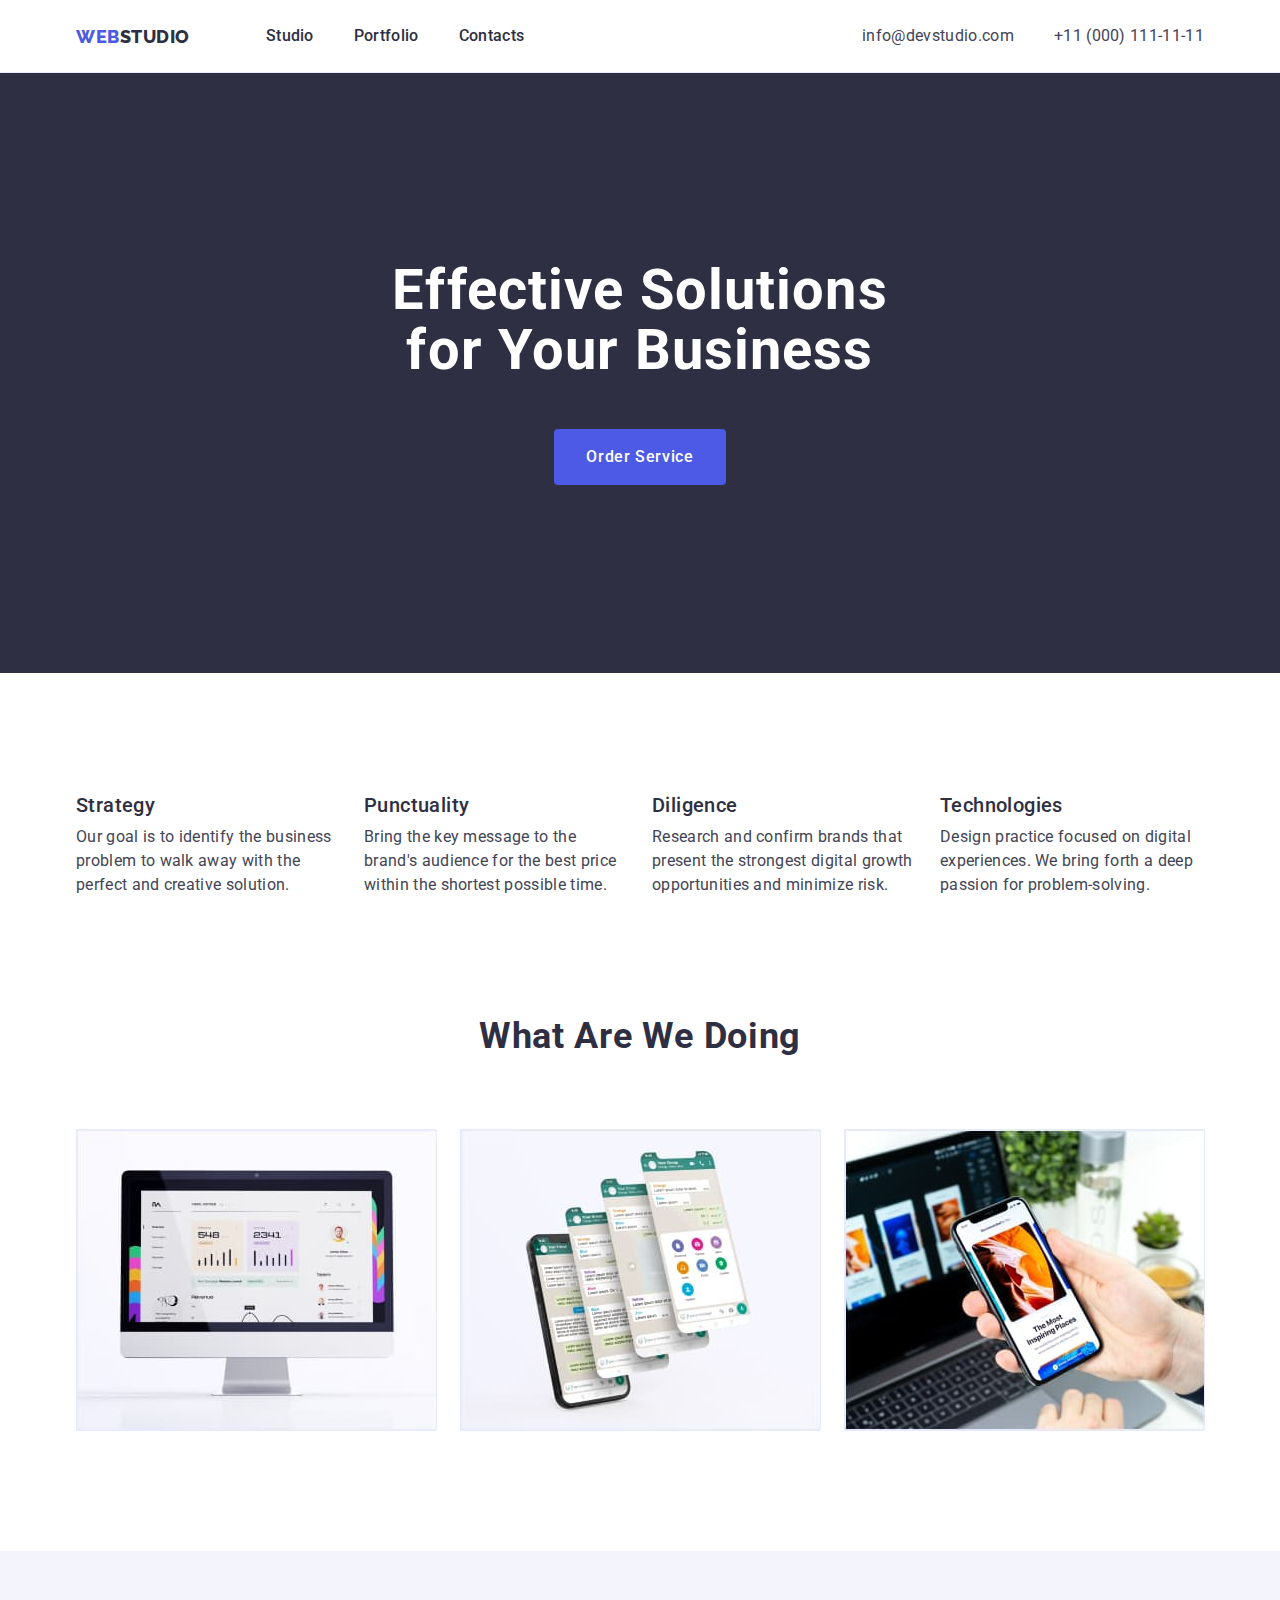
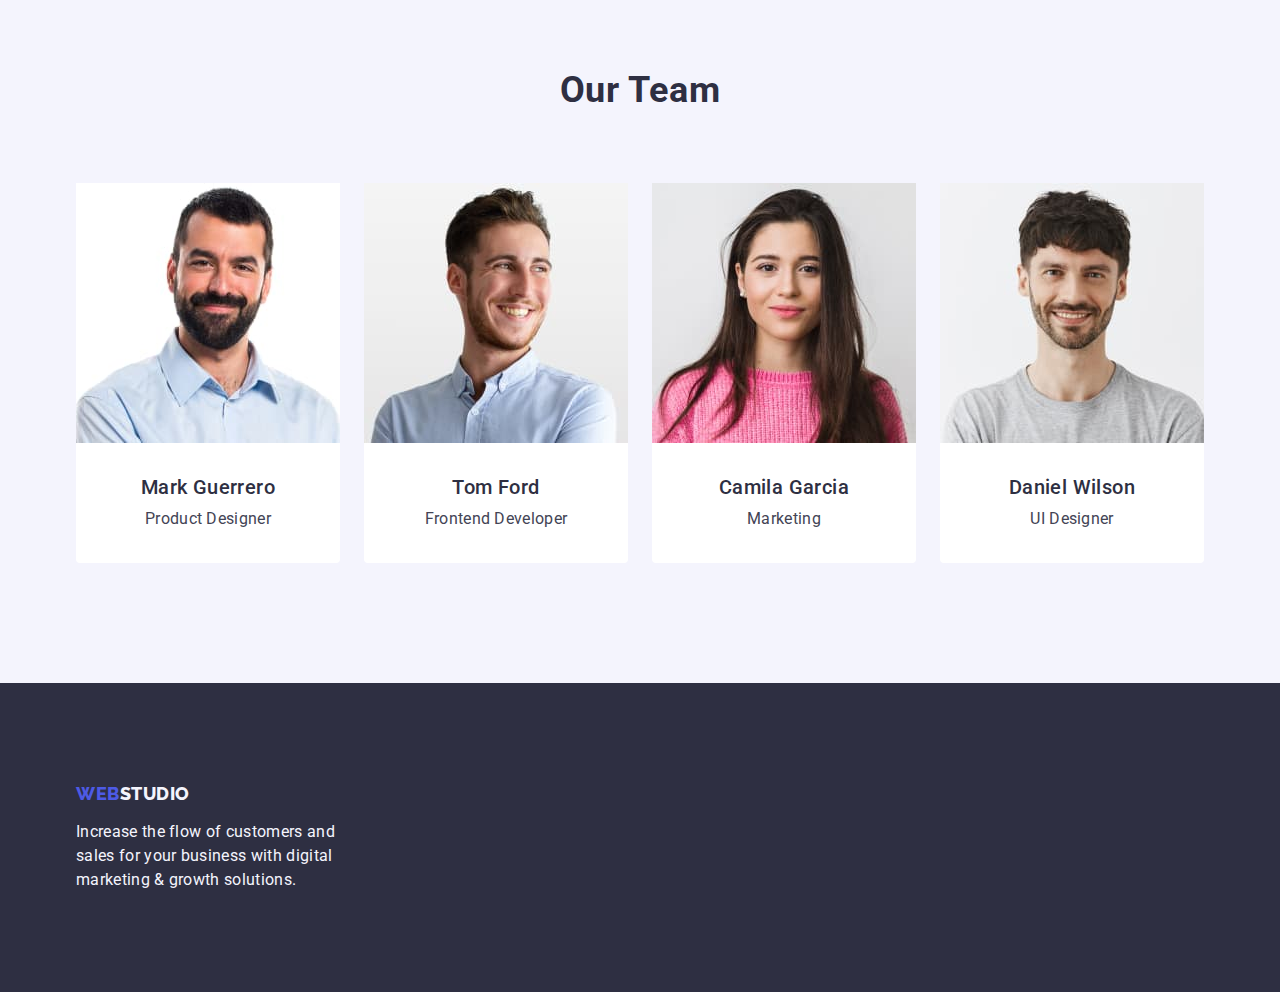
<file: index.html>
<!DOCTYPE html>
<html lang="en">
  <head>
    <meta charset="UTF-8" />
    <meta name="viewport" content="width=device-width, initial-scale=1.0" />
    <title>WebStudio</title>
    <link rel="preconnect" href="https://fonts.googleapis.com" />
    <link rel="preconnect" href="https://fonts.gstatic.com" crossorigin />
    <link
      href="https://fonts.googleapis.com/css2?family=Raleway:wght@800&family=Roboto:wght@400;500;700;900&display=swap"
      rel="stylesheet"
    />
    <!--============== modern-normalize =================-->
    <link
      rel="stylesheet"
      href="https://cdn.jsdelivr.net/npm/modern-normalize@2.0.0/modern-normalize.min.css"
    />
    <!-----------Section styles------------>

    <link rel="stylesheet" href="css/styles.css" />
  </head>

  <body>
    <!-----------HEDER------------>

    <header class="header">
      <div class="header-container container">
        <nav class="header-nav">
          <a class="header-nav-logo-link link" href="./index.html"
            >Web<span class="header-nav-logo-accent link">Studio</span></a
          >
          <ul class="header-nav-list list">
            <li class="header-nav-item">
              <a class="header-nav-link link" href="./index.html" target="_self"
                >Studio</a
              >
            </li>
            <li class="header-nav-item">
              <a
                class="header-nav-link link"
                href="./portfolio.html"
                target="_self"
                >Portfolio</a
              >
            </li>
            <li class="header-nav-item">
              <a class="header-nav-link link" href="" target="_blank"
                >Contacts</a
              >
            </li>
          </ul>
        </nav>
        <address class="address">
          <ul class="address-list list">
            <li class="address-item">
              <a class="address-link link" href="mailto:info@devstudio.com"
                >info@devstudio.com</a
              >
            </li>
            <li>
              <a class="address-link link" href="tel:+110001111111"
                >+11 (000) 111-11-11</a
              >
            </li>
          </ul>
        </address>
      </div>
    </header>

    <main>
      <!-----------Section hero------------>
      <section class="hero">
        <div class="container-hero container">
          <h1 class="hero-title">Effective Solutions for Your Business</h1>
          <button class="button">Order Service</button>
        </div>
      </section>
      <!-----------Section description------------>
      <section class="description section">
        <div class="container">
          <h2 class="visualli-hidden">Section1</h2>
          <ul class="description-list list">
            <li class="description-item">
              <h3 class="description-title">Strategy</h3>
              <p class="description-p">
                Our goal is to identify the business problem to walk away with
                the perfect and creative solution.
              </p>
            </li>
            <li class="description-item">
              <h3 class="description-title">Punctuality</h3>
              <p class="description-p">
                Bring the key message to the brand's audience for the best price
                within the shortest possible time.
              </p>
            </li>
            <li class="description-item">
              <h3 class="description-title">Diligence</h3>
              <p class="description-p">
                Research and confirm brands that present the strongest digital
                growth opportunities and minimize risk.
              </p>
            </li>
            <li class="description-item">
              <h3 class="description-title">Technologies</h3>
              <p class="description-p">
                Design practice focused on digital experiences. We bring forth a
                deep passion for problem-solving.
              </p>
            </li>
          </ul>
        </div>
      </section>
      <!-----------Section about------------>
      <section class="about section">
        <div class="container">
          <h2 class="about-title">What are we doing</h2>
          <ul class="about-list list">
            <li class="about-item">
              <img
                class="about-img"
                src="./images/about/img-1.jpg"
                alt="Studio"
                width="360"
              />
            </li>
            <li class="about-item">
              <img
                class="about-img"
                src="./images/about/img-2.jpg"
                alt="Portfolio"
                width="360"
              />
            </li>
            <li class="about-item">
              <img
                class="about-img"
                src="./images/about/img-3.jpg"
                alt="Contacts"
                width="360"
              />
            </li>
          </ul>
        </div>
      </section>
      <!-----------Section card------------>
      <section class="card section">
        <div class="container">
          <h2 class="card-title">Our Team</h2>
          <ul class="card-list list">
            <li class="card-item">
              <img
                class="card-img"
                src="./images/amployees/Mark_Guerrero.jpg"
                alt="Mark Guerrero"
                width="264"
              />
              <div class="card-div">
                <h3 class="card-hero">Mark Guerrero</h3>
                <p class="card-hero-profesion">Product Designer</p>
              </div>
            </li>
            <li class="card-item">
              <img
                class="card-img"
                src="./images/amployees/Tom_Ford.jpg"
                alt="Tom Ford"
                width="264"
              />
              <div class="card-div">
                <h3 class="card-hero">Tom Ford</h3>
                <p class="card-hero-profesion">Frontend Developer</p>
              </div>
            </li>
            <li class="card-item">
              <img
                class="card-img"
                src="./images/amployees/Camila_Garcia.jpg"
                alt="Camila Garcia"
                width="264"
              />
              <div class="card-div">
                <h3 class="card-hero">Camila Garcia</h3>
                <p class="card-hero-profesion">Marketing</p>
              </div>
            </li>
            <li class="card-item">
              <img
                class="card-img"
                src="./images/amployees/Daniel_Wilson.jpg"
                alt="Daniel Wilson"
                width="264"
              />
              <div class="card-div">
                <h3 class="card-hero">Daniel Wilson</h3>
                <p class="card-hero-profesion">UI Designer</p>
              </div>
            </li>
          </ul>
        </div>
      </section>
    </main>
    <!-----------Section footer------------>

    <footer class="footer">
      <div class="container-footer container">
        <a class="footer-logo-link link" href="./index.html"
          >Web<span class="footer-logo-link-accent link">Studio</span></a
        >
        <p class="footer-finish">
          Increase the flow of customers and sales for your business with
          digital marketing & growth solutions.
        </p>
      </div>
    </footer>
  </body>
</html>
</file>
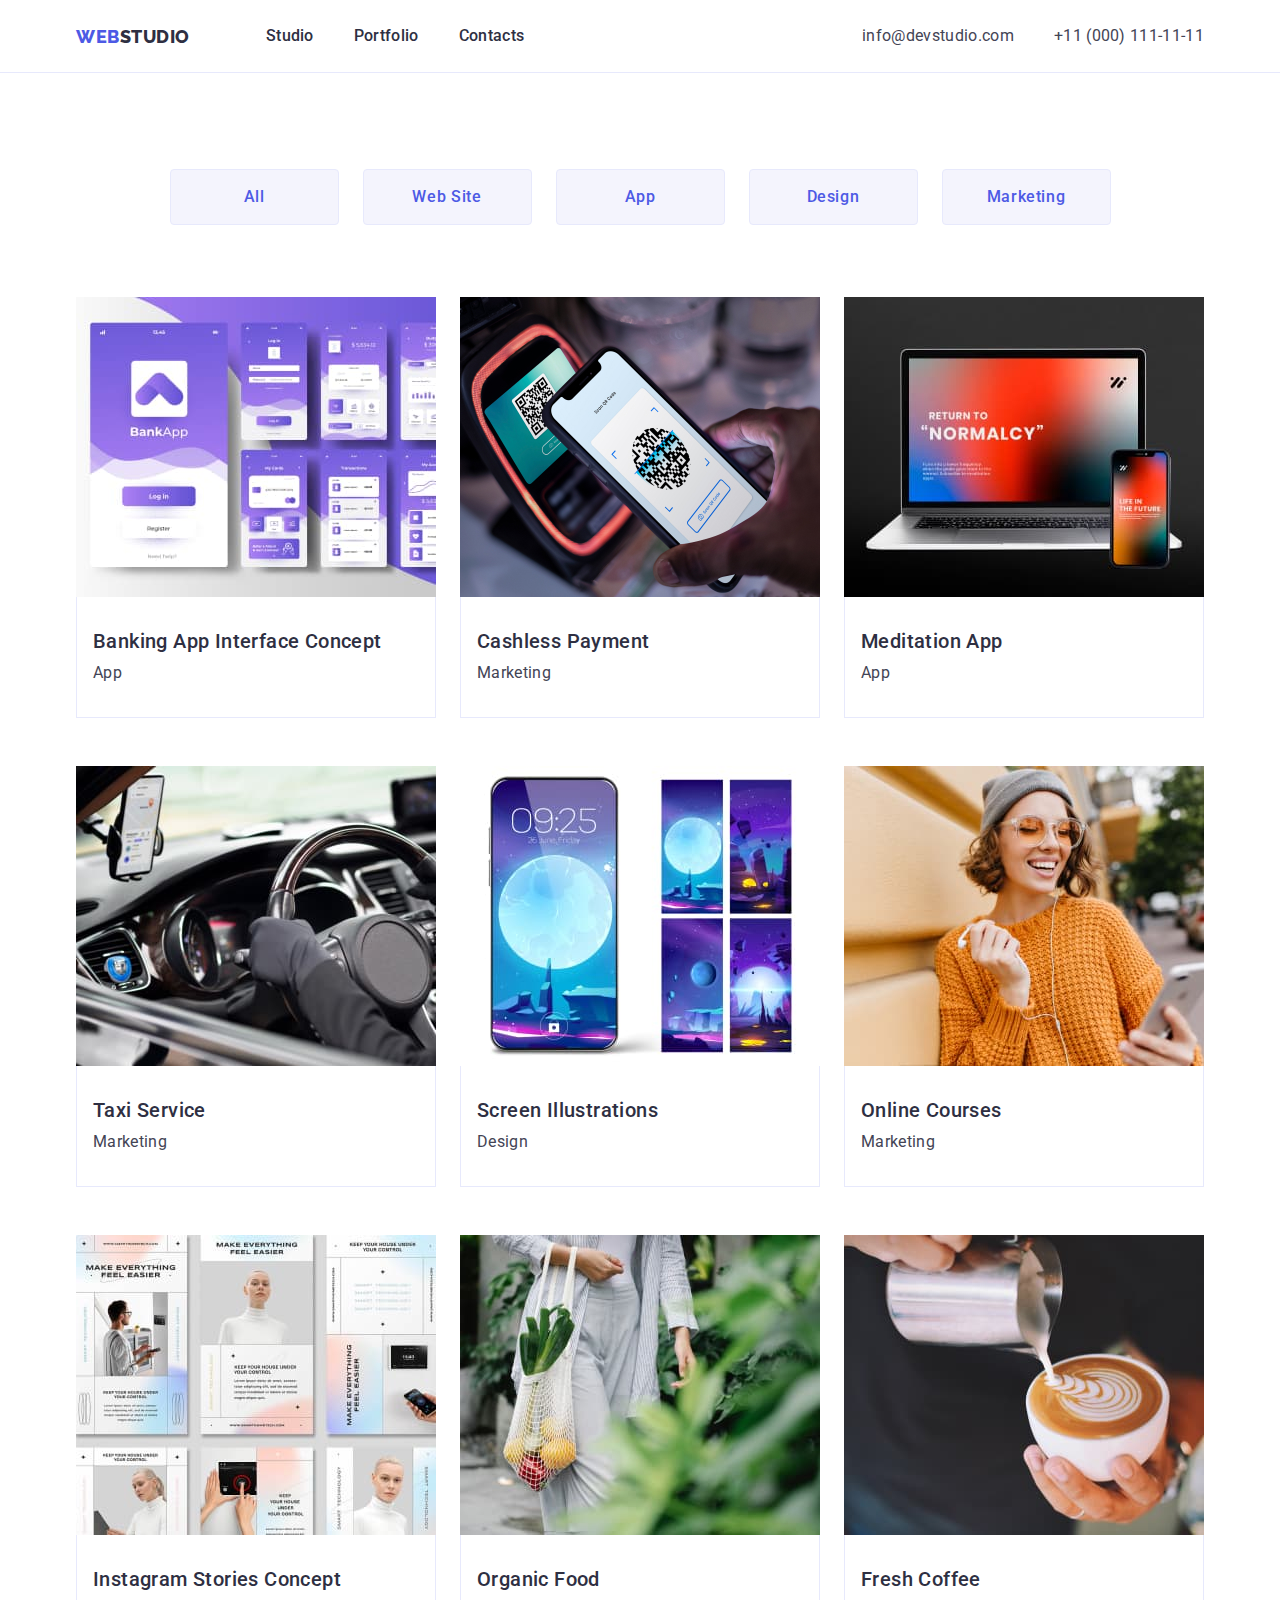
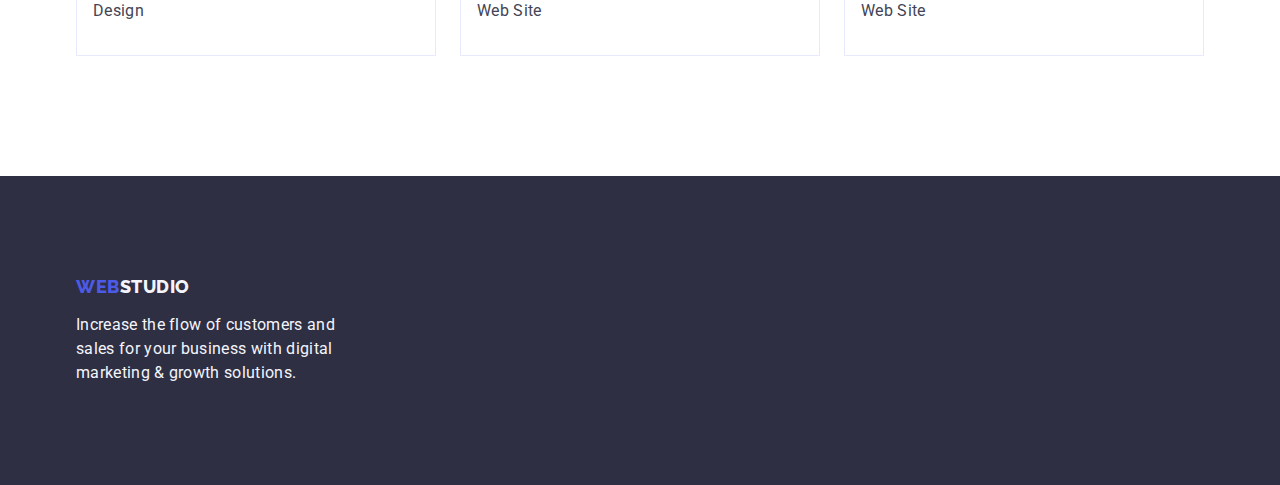
<file: portfolio.html>
<!DOCTYPE html>
<html lang="en">
  <head>
    <meta charset="UTF-8" />
    <meta name="viewport" content="width=device-width, initial-scale=1.0" />
    <title>WebStudio</title>
    <link rel="preconnect" href="https://fonts.googleapis.com" />
    <link rel="preconnect" href="https://fonts.gstatic.com" crossorigin />
    <link
      href="https://fonts.googleapis.com/css2?family=Raleway:wght@800&family=Roboto:wght@400;500;700;900&display=swap"
      rel="stylesheet"
    />
    <!--============== modern-normalize =================-->
    <link
      rel="stylesheet"
      href="https://cdn.jsdelivr.net/npm/modern-normalize@2.0.0/modern-normalize.min.css"
    />
    <!-----------Section styles------------>

    <link rel="stylesheet" href="css/styles.css" />
  </head>
  <body class="body">
    <!-----------HEDER------------>
    <header class="header">
      <div class="header-container container">
        <nav class="header-nav">
          <a class="header-nav-logo-link link" href="./index.html"
            >Web<span class="header-nav-logo-accent link">Studio</span></a
          >
          <ul class="header-nav-list list">
            <li class="header-nav-item">
              <a class="header-nav-link link" href="./index.html" target="_self"
                >Studio</a
              >
            </li>
            <li class="header-nav-item">
              <a
                class="header-nav-link link"
                href="./portfolio.html"
                target="_self"
                >Portfolio</a
              >
            </li>
            <li class="header-nav-item">
              <a class="header-nav-link link" href="" target="_blank"
                >Contacts</a
              >
            </li>
          </ul>
        </nav>
        <address class="address">
          <ul class="address-list list">
            <li class="address-item">
              <a class="address-link link" href="mailto:info@devstudio.com"
                >info@devstudio.com
                </a>
            </li>
            <li>
              <a class="address-link link" href="tel:+110001111111"
                >+11 (000) 111-11-11
                </a>
            </li>
          </ul>
        </address>
      </div>
    </header>
    <main>
      <!-----------Section hero------------>

      <section class="button-hero">
        <div class="container-button container">
        
          <h1 class="visualli-hidden">portfolio</h1>

        
          <ul class="button-hero-list list">
            <li>
              <button type="button" class="button-hero-item-button button">
                All
              </button>
            </li>
            <li>
              <button type="button" class="button-hero-item-button button">
                Web Site
              </button>
            </li>
            <li>
              <button type="button" class="button-hero-item-button button">
                App
              </button>
            </li>
            <li>
              <button type="button" class="button-hero-item-button button">
                Design
              </button>
            </li>
            <li>
              <button type="button" class="button-hero-item-button button">
                Marketing
              </button>
            </li>
          </ul>
        

                   <!-----------Section card------------>

        
          <ul class="portfolio-list list">
            <li class="portfolio-item">
              <a class="portfolio-link link" href="">
                 <img
                  src="./images/portfolio/banking_app.jpg"
                  alt="banking_app"
                  width="360"
                  height="300"
                  class="portfolio-img"
                  />
                  <div class="portfolio-div">
                   <h2 class="portfolio-link-title link">
                   Banking App Interface Concept
                   </h2>
                   <p class="portfolio-link-p link">App</p>
                  </div>
                </a>
            </li>
            <li class="portfolio-item">
              <a class="portfolio-link link" href="">
                <img
                  src="./images/portfolio/payment.jpg"
                  alt="payment"
                  width="360"
                  class="portfolio-img"
                />
                <div class="portfolio-div">
                 <h2 class="portfolio-link-title link">Cashless Payment</h2>
                 <p class="portfolio-link-p link">Marketing</p>
                </div>
              </a>
            </li>
            <li class="portfolio-item">
              <a class="portfolio-link link" href="">
                <img
                  src="./images/portfolio/meditation_app.jpg"
                  alt="meditation_app"
                  width="360"
                  class="portfolio-img"
                />
                <div class="portfolio-div">
                 <h2 class="portfolio-link-title link">Meditation App</h2>
                 <p class="portfolio-link-p link">App</p>
                </div>
              </a>
            </li>
            <li class="portfolio-item">
              <a class="portfolio-link link" href="">
                <img
                  src="./images/portfolio/taxi_servis.jpg"
                  alt="taxi_servis"
                  width="360"
                  class="portfolio-img"
                />
                <div class="portfolio-div">
                 <h2 class="portfolio-link-title link">Taxi Service</h2>
                 <p class="portfolio-link-p link">Marketing</p>
                </div>
              </a>
            </li>
            <li class="portfolio-item">
              <a class="portfolio-link link" href="">
                <img
                  src="./images/portfolio/screen_il.jpg"
                  alt="screen_il"
                  width="360"
                  class="portfolio-img"
                />
                <div class="portfolio-div">
                <h2 class="portfolio-link-title link">Screen Illustrations</h2>
                <p class="portfolio-link-p link">Design</p>
                </div>
              </a>
            </li>
            <li class="portfolio-item">
              <a class="portfolio-link link" href="">
                <img
                  src="./images/portfolio/online_courses.jpg"
                  alt="online_courses"
                  width="360"
                  class="portfolio-img"
                />
                <div class="portfolio-div">
                <h2 class="portfolio-link-title link">Online Courses</h2>
                <p class="portfolio-link-p link">Marketing</p></div>
              </a>
            </li>
            <li class="portfolio-item">
              <a class="portfolio-link link" href="">
                <img
                  src="./images/portfolio/instagram_stori.jpg"
                  alt="instagram_stori"
                  width="360"
                  class="portfolio-img"
                />
                <div class="portfolio-div">
                <h2 class="portfolio-link-title link">
                  Instagram Stories Concept
                </h2>
                <p class="portfolio-link-p link">Design</p>
                </div>
              </a>
            </li>
            <li class="portfolio-item">
              <a class="portfolio-link link" href="">
                <img
                  src="./images/portfolio/organic_food.jpg"
                  alt="organic_food"
                  width="360"
                  class="portfolio-img"
                />
                <div class="portfolio-div">
                <h2 class="portfolio-link-title link">Organic Food</h2>
                <p class="portfolio-link-p link">Web Site</p>
                </div>
              </a>
            </li>
            <li class="portfolio-item">
              <a class="portfolio-link link" href="">
                <img
                  src="./images/portfolio/fresh_coffee.jpg"
                  alt="fresh_coffee"
                  width="360"
                  class="portfolio-img"
                />
                <div class="portfolio-div">
                <h2 class="portfolio-link-title link">Fresh Coffee</h2>
                <p class="portfolio-link-p link">Web Site</p>
                </div>
              </a>
            </li>
          </ul>
        </div>
      </section>
    </main>
    <!-----------Section footer------------>
    <footer class="footer">
      <div class="container-footer container">
        <a class="footer-logo-link link" href="./index.html"
          >Web<span class="footer-logo-link-accent link">Studio</span></a
        >
        <p class="footer-finish">
          Increase the flow of customers and sales for your business with
          digital marketing & growth solutions.
        </p>
      </div>
    </footer>
  </body>
</html>
</file>
<file: css/styles.css>
/* <!-----------BASE------------>*/
:root {
    --accent-color:#404BBF ;
}

body {
font-family: 'Roboto', sans-serif;
font-size: 16px;
letter-spacing: 0.02em;
color: #434455;
background-color: #fff;
   
}
/*============= Reset start ===========*/

h1,h2,h3,h4,h5,h6,p{
margin: 0 auto;
}

.list { list-style: none;
margin: 0;
padding: 0;
}

.link {
    text-decoration: none;
color: inherit;}

.button {
    font-family: inherit;
    cursor: pointer;
    border-radius: 4px;
}
.address {
    font-style: normal;

}
img{
display: block;
}


/*============= Reset end ===========*/

.container {
width: 1158px;
padding-right: 15px;
padding-left: 15px;
margin-right: auto;
margin-left: auto;

}

.visualli-hidden{
position: absolute;
width: 1px;
height: 1px;
margin: -1px;
border: 0;
padding: 0;
white-space: nowrap;
clip-path: inset(100%);
clip: rect(0 0 0 0);
overflow: hidden;
}


/* <!-----------HEDER------------> */
.header {
 border-bottom: 1px solid #E7E9FC;

   
}
.header-container {
display: flex;

justify-content: space-between;
 }   

.header-nav {
    display: flex;
    align-items: center;
    
}
.header-nav-logo-link {
    display: flex;
    padding: 25.5px 0 25.5px;
    margin-right: 76px;
color: #4D5AE5;
font-family: 'Raleway', sans-serif;
font-size: 18px;
font-weight: 800;
line-height: 1.17; 
letter-spacing: 0.03em;
text-transform: uppercase;

}
.header-nav-logo-accent {
color: #2E2F42;
font-family: 'Raleway', sans-serif;
font-size: 18px;
font-weight: 800;
line-height: 1.17;
letter-spacing: 0.03em;
text-transform: uppercase;
text-decoration: none;


}
.header-nav-list {
    display: flex;
    gap: 40px;
    
}
.header-nav-item {
}
.header-nav-link {
    display: block;
    padding: 24px 0 24px;
    color: #2E2F42;
font-weight: 500;
line-height: 1.5; 
}
.header-nav-link:active { color: #404BBF;
text-decoration:underline;}
.header-nav-link:hover {color: #404BBF;
}
.header-nav-link:focus {color: #404BBF;
}
.address {
    display: flex;
    align-items: center;
    
}
.address-list {
    display: flex;
    gap: 40px;
}
.address-item {
}
.address-link {
    padding: 24px 0 24px;
line-height: 1.5;
}
.address-link:active {color: #404BBF;}
.address-link:hover {color: #404BBF;}
.address-link:focus {color: #404BBF;}

/* <!-----------Section footer------------>*/

.footer {
    padding-top: 100px;
    padding-bottom: 100px;
    background: #2E2F42;
}

.container-footer{}
    .footer-logo-link {
    display: inline-block;
    margin-bottom: 16px;
    color: #4D5AE5;
    font-family: 'Raleway', sans-serif;
    font-size: 18px;
    font-weight: 800;
    line-height: 1.17; 
    letter-spacing: 0.03em;
    text-transform: uppercase;
    }
    .footer-logo-link-accent {
    color: #F4F4FD;
    font-family: 'Raleway', sans-serif;
    font-size: 18px;
    font-weight: 800;
    line-height: 1.17; 
    letter-spacing: 0.03em;
    text-transform: uppercase;
    
    }
    
    .footer-finish {
    
    margin-left: initial;
    width: 264px;
    color: #F4F4FD;
    line-height: 1.5; 
    
    }
    

/* <!-----------Section hero------------> */



.hero {background-color: #2E2F42;
    padding-top: 188px;
    padding-bottom: 188px;
}
.container-hero {
  
}

.hero-title {
 
max-width: 496px;
margin-bottom: 48px;
    color: #FFF;
text-align: center;
font-size: 56px;
font-weight: 700;
line-height: 1.07; 
letter-spacing: 0.02em;


}
.button {
margin: 0 auto;
 display: flex;
align-items: center;
display: block;
padding: 16px 32px;
background: #4D5AE5;
color: #FFF;
font-weight: 500;
line-height: 1.5; 
letter-spacing: 0.04em;
text-align: center;
font-size: 16px;
background: #4D5AE5;
min-width: 169px;
height: 56px;
border: none;

}
.button:hover{
background: var(--accent-color);
}
.button:focus{
background: var(--accent-color);

}

/* <!-----------Section description------------> */

.section {
padding: 120px 0;
}

.description {
    
    
}
.description-list {
    display: flex;
gap: 24px;

}
.description-item {
    width: 264px;

}
.description-title {
margin-bottom: 8px;
color: #2E2F42;
font-size: 20px;
font-weight: 500;
line-height: 1.2;
letter-spacing: 0.02em;

}
.description-p {
line-height: 1.5;

}


/* <!-----------Section about------------> */
.about { 
padding: 0 0 120px 0; 
}
.about-title {
width: 324px;
margin-bottom: 72px;
color: #2E2F42;
text-align: center;
font-size: 36px;
font-weight: 700;
line-height: 1.11;
text-transform: capitalize;
letter-spacing: 0.02em;
}
.about-list {
    display: flex;
    flex-wrap: nowrap;
    gap: 24px;
    
}
.about-item {
    width: 360px;
    border: 1px solid #E7E9FC;
}
.about-img {
  
}



/* <!-----------Section card------------> */
.card {
   
    
background: #F4F4FD;
}
.card-title {
width: 163px;
margin-bottom: 72px;
color: #2E2F42;
text-align: center;
font-size: 36px;
font-weight: 700;
line-height: 1.11; 
text-transform: capitalize;
letter-spacing: 0.02em;
}
.card-list {
    display: flex;
    flex-wrap: nowrap;
    gap: 24px;
}
.card-item {

border-radius: 0px 0px 4px 4px;
background-color: #FFF;
justify-content: center;
}
.card-img {

}
 
.card-div{
    content: 56px 232px;
    padding: 32px 0px;
    margin: 0px 16px;
}


.card-hero {
margin-bottom: 8px;
color: #2E2F42;
text-align: center;
font-size: 20px;
font-weight: 500;
line-height: 1.2;
letter-spacing: 0.02em;
}
.card-hero-profesion {

    
text-align: center;
line-height: 1.5;
}




/*============= PORTFOLIO ===========*/



/*============= SECTION hero ===========*/
.button-hero {
padding-top: 96px;
padding-bottom: 120px;

}
.container-button {
    
}

.button-hero-list {
    display: flex;
   justify-content: center; 
    gap: 24px;
    margin-bottom: 72px;
}


.button-hero-item-button {
  padding: 12px 24px;

border: 1px solid  #E7E9FC;
color:#4D5AE5;
text-align: center;
font-weight: 500;
line-height: 1.5;
letter-spacing: 0.04em;
background: #F4F4FD ;
}

.button-hero-item-button:hover{
color: #FFF;
background: #404BBF;
border: 1px solid transparent;
}
.button-hero-item-button:focus{
color: #FFF;
background: #404BBF;
border: 1px solid transparent;
}


/*============= SECTION card ===========*/


.portfolio-list {
    display: flex;
    flex-wrap: wrap;
    gap: 24px ;
    row-gap: 48px;
    
}
.list {
}
.portfolio-item {



}
.portfolio-link {
    

}
.link {
}
.portfolio-img {
   
} 

.portfolio-div{

padding: 32px 16px;
border: 1px solid #E7E9FC;
border-top: none;
}

.portfolio-link-title {
margin-bottom: 8px;
color: #2E2F42;
font-size: 20px;
font-weight: 500;
line-height: 1.2; 
letter-spacing: 0.02em;

}

.portfolio-link-p {line-height: 1.5;
    
}

/*
.card-portfolio-link {
color: #2E2F42;
font-size: 20px;
font-weight: 500;
line-height: 1.2; 
letter-spacing: 0.02em;
}
.card-portfolio-link-link {
line-height: 1.5; 

}
*/

/*============= SECTION PORTFOLIO ===========*/
</file>
